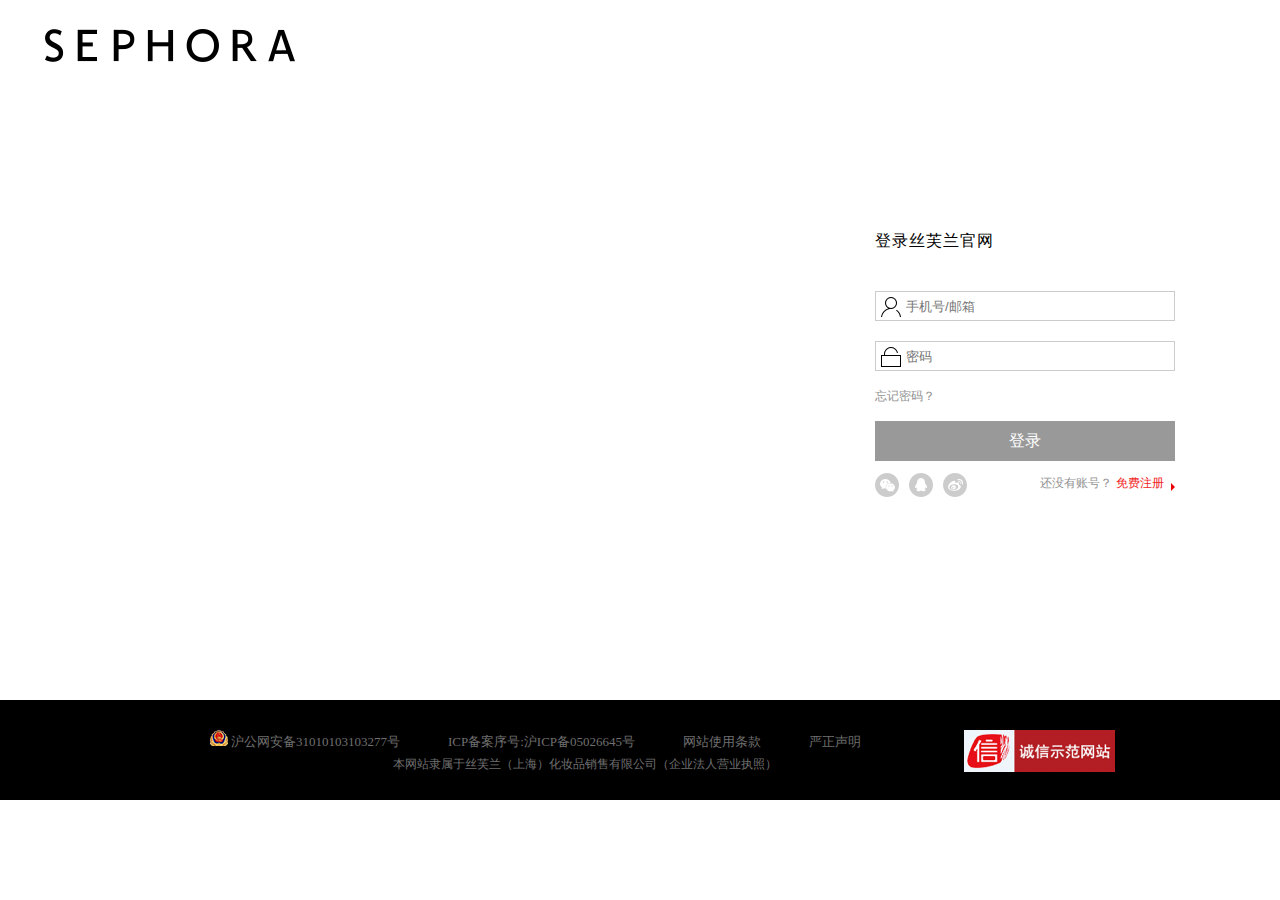
<file: login.html>
<!DOCTYPE html>
<html lang="en">
<head>
    <meta charset="UTF-8">
    <meta name="viewport" content="width=device-width, initial-scale=1.0">
    <meta http-equiv="X-UA-Compatible" content="ie=edge">
    <link href="css/login.css" rel="stylesheet"/>
    <script src="script/jquery.js"></script>
    <script src="script/jquery.cookie.js"></script>
    <title>Document</title>
</head>
<body>
    <!-- logo -->
    <div class="logo">
        <div class="innerlogo">
            <img src="images/login1.png"/>
        </div>
    </div>
    <!-- banner -->
    <div class="banner">
        <div class="innerbanner">
            <div class="login">
                <div class="head">
                    <h2>登录丝芙兰官网</h2>
                </div>
                <div class="pass" id="pass1">
                    <img src="images/register5.png" alt="">
                    <span>请填写邮箱或手机</span>
                </div>
                <div class="pass" id="pass2">
                    <img src="images/register5.png" alt="">
                    <span>密码格式不正确</span>
                </div>
                <div class="user" id="name">
                    <img src="images/login2.png" alt="">
                    <input id="mbp" type="text" placeholder="手机号/邮箱">
                    <img class="spot" src="images/register3.png" alt="">
                    <img class="spot2" src="images/register4.png" alt="">
                </div>
                <div class="user" id="secret">
                    <img src="images/login3.png" alt="">
                    <input id="psw" type="text" placeholder="密码">
                    <img class="spot" src="images/register3.png" alt="">
                    <img class="spot2" src="images/register4.png" alt="">
                </div>
                <div class="forget">
                    <a href="#">忘记密码？</a>
                </div>
                <div class="btn">登录</div>
                <div class="btn" id="btn1">登录</div>
                <div class="bottom">
                    <div class="leftbottom">
                        <p class="p1">
                            <img class="img1" src="images/login5.png" alt="">
                            <img class="img2" src="images/login5-1.png" alt="">
                        </p>
                        <p class="p1">
                            <img class="img1" src="images/login6.png" alt="">
                            <img class="img2" src="images/login6-1.png" alt="">
                        </p>
                        <p class="p1">
                            <img class="img1" src="images/login7.png" alt="">
                            <img class="img2" src="images/login7-1.png" alt="">
                        </p>
                    </div>
                    <div class="rightbottom">
                        <span>还没有账号？</span>
                        <a href="#">免费注册</a>
                        <img src="images/login8.png"/>
                    </div>
                </div>
            </div>            
        </div>
    </div>
    <!-- footer -->
    <div class="footer">
        <div class="innerfooter">
            <div class="centerfooter">
                <p>
                    <img src="images/footer7.png"/>
                    <a href="#">沪公网安备31010103103277号</a>
                    <a href="#">ICP备案序号:沪ICP备05026645号</a>
                    <a href="#">网站使用条款</a>
                    <a href="#">严正声明</a>
                </p>
                <span>本网站隶属于丝芙兰（上海）化妆品销售有限公司（企业法人营业执照）</span>
            </div>
            <p class="bottom">
                <img src="images/footer8.png"/>
            </p>
        </div>                
    </div>
</body>
<script src="script/login.js"></script>
</html>
</file>
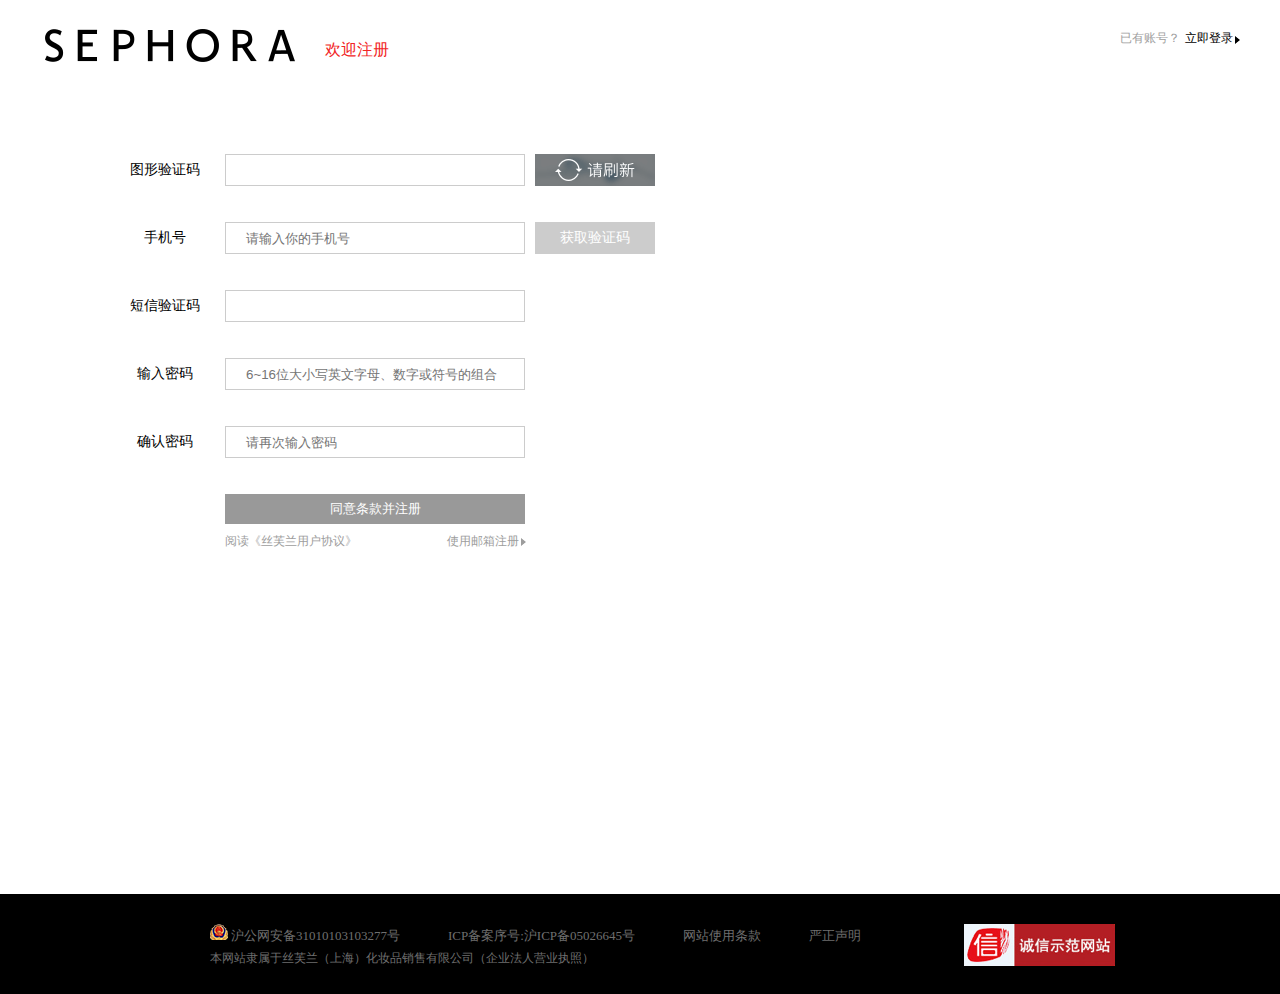
<file: register.html>
<!DOCTYPE html>
<html lang="en">
<head>
    <meta charset="UTF-8">
    <meta name="viewport" content="width=device-width, initial-scale=1.0">
    <meta http-equiv="X-UA-Compatible" content="ie=edge">
    <link href="css/register.css" rel="stylesheet"/>
    <script src="script/jquery.js"></script>
    <script src="script/jquery.cookie.js"></script>
    <title>Document</title>
</head>
<body>
    <!-- header -->
    <div class="header">
        <div class="innerheader">
            <div class="leftheader">
                <img src="images/login1.png" alt="">
                <span>欢迎注册</span>
            </div>
            <div class="rightheader">
                <span>已有账号？</span>
                <a href="#">
                    立即登录
                    <img src="images/register1.png" alt="">
                    <img src="images/register1-1.png" alt="">
                </a>
            </div>
        </div>       
    </div>
    <!-- banner -->
    <div class="banner">
        <div class="innerbanner">
            <div class="box">
                <!-- 手机注册 -->
                <div class="topbox1">
                    <div id="box1" class="innerbox">
                        <p>图形验证码</p>
                        <input id="pic" type="text">
                        <img class="spot" src="images/register3.png" alt="">
                        <img class="spot2" src="images/register4.png" alt="">
                        <img class="spot3" src="images/register6.png" alt="">
                        <img src="images/reload.png" alt="">
                    </div>
                    <div id="box2" class="innerbox">
                        <p>手机号</p>
                        <input id="num" type="text" placeholder="请输入你的手机号">
                        <img class="spot" src="images/register3.png" alt="">
                        <img class="spot2" src="images/register4.png" alt="">
                        <img class="spot3" src="images/register6.png" alt="">
                        <button id="get1">获取验证码</button>
                        <button id="get1-1">获取验证码</button>
                    </div>
                    <div id="box3" class="innerbox">
                        <p>短信验证码</p>
                        <input id="code" type="text">
                        <img class="spot" src="images/register3.png" alt="">
                        <img class="spot2" src="images/register4.png" alt="">
                        <img class="spot3" src="images/register6.png" alt="">
                    </div>
                    <div id="box4" class="innerbox">
                        <p>输入密码</p>
                        <input id="pwd" type="text" placeholder="6~16位大小写英文字母、数字或符号的组合">
                        <img class="spot" src="images/register3.png" alt="">
                        <img class="spot2" src="images/register4.png" alt="">
                        <img class="spot3" src="images/register6.png" alt="">
                    </div>
                    <div id="box5" class="innerbox">
                        <p>确认密码</p>
                        <input id="pwd2" type="text" placeholder="请再次输入密码">
                        <img class="spot" src="images/register3.png" alt="">
                        <img class="spot2" src="images/register4.png" alt="">
                        <img class="spot3" src="images/register6.png" alt="">
                    </div>
                    <div id="box6" class="innerbox">
                        <button>同意条款并注册</button>
                        <button id="ok">同意条款并注册</button>
                    </div>
                    <div id="box7" class="innerbox">
                        <a href="#">阅读《丝芙兰用户协议》</a>
                        <a id="jump" href="#">
                            使用邮箱注册
                            <img src="images/register2.png" alt="">
                            <img src="images/register1-1.png" alt="">   
                        </a>
                    </div>
                    <div class="first" id="first1">
                        <img src="images/register5.png" alt="">
                        <span>图形验证码错误请重新输入</span>
                    </div>
                    <div class="first" id="first2">
                        <img src="images/register5.png" alt="">
                        <span>请填写手机号</span>
                    </div>
                    <div class="first" id="first3">
                        <img src="images/register5.png" alt="">
                        <span>短信验证码不正确</span>
                    </div>
                    <div class="first" id="first4">
                        <img src="images/register5.png" alt="">
                        <span>密码格式不正确</span>
                    </div>
                    <div class="first" id="first5">
                        <img src="images/register5.png" alt="">
                        <span>两次密码输入不一致</span>
                    </div>
                </div>
                <!-- 邮箱注册 -->
                <div class="topbox2">
                    <div id="box1-1" class="innerbox">
                        <p>邮箱</p>
                        <input id="eml" type="text" placeholder="请输入你的邮箱">
                        <img class="spot" src="images/register3.png" alt="">
                        <img class="spot2" src="images/register4.png" alt="">
                        <img class="spot3" src="images/register6.png" alt="">
                    </div>
                    <div id="box2-1" class="innerbox">
                        <p>验证码</p>
                        <input id="pic2" type="text">
                        <img class="spot" src="images/register3.png" alt="">
                        <img class="spot2" src="images/register4.png" alt="">
                        <img class="spot3" src="images/register6.png" alt="">
                        <img src="images/reload.png" alt="">
                    </div>
                    <div id="box4-1" class="innerbox">
                        <p>输入密码</p>
                        <input id="pwd-1" type="text" placeholder="6~16位大小写英文字母、数字或符号的组合">
                        <img class="spot" src="images/register3.png" alt="">
                        <img class="spot2" src="images/register4.png" alt="">
                        <img class="spot3" src="images/register6.png" alt="">
                    </div>
                    <div id="box5-1" class="innerbox">
                        <p>确认密码</p>
                        <input id="pwd2-1" type="text" placeholder="请再次输入密码">
                        <img class="spot" src="images/register3.png" alt="">
                        <img class="spot2" src="images/register4.png" alt="">
                        <img class="spot3" src="images/register6.png" alt="">
                    </div>
                    <div id="box6-1" class="innerbox">
                        <button>同意条款并注册</button>
                        <button id="ok1">同意条款并注册</button>
                    </div>
                    <div id="box7-1" class="innerbox">
                        <a href="#">阅读《丝芙兰用户协议》</a>
                        <a id="jump-1" href="#">
                            使用手机注册
                            <img src="images/register2.png" alt="">
                            <img src="images/register1-1.png" alt="">   
                        </a>
                    </div>
                    <div class="first" id="first1-1">
                        <img src="images/register5.png" alt="">
                        <span>请填写邮箱</span>
                    </div>
                    <div class="first" id="first2-1">
                        <img src="images/register5.png" alt="">
                        <span>验证码错误请重新输入</span>
                    </div>
                    <div class="first" id="first3-1">
                        <img src="images/register5.png" alt="">
                        <span>密码格式不正确</span>
                    </div>
                    <div class="first" id="first4-1">
                        <img src="images/register5.png" alt="">
                        <span>两次密码输入不一致</span>
                    </div>
                </div>
            </div>
        </div> 
    </div>                   
    <!-- footer -->
    <div class="footer">
        <div class="innerfooter">
            <div class="centerfooter">
                <p>
                    <img src="images/footer7.png"/>
                    <a href="#">沪公网安备31010103103277号</a>
                    <a href="#">ICP备案序号:沪ICP备05026645号</a>
                    <a href="#">网站使用条款</a>
                    <a href="#">严正声明</a>
                </p>
                <span>本网站隶属于丝芙兰（上海）化妆品销售有限公司（企业法人营业执照）</span>
            </div>
            <p class="bottom">
                <img src="images/footer8.png"/>
            </p>
        </div>                
    </div>
</body>
<script src="script/register.js"></script>
</html>
</file>
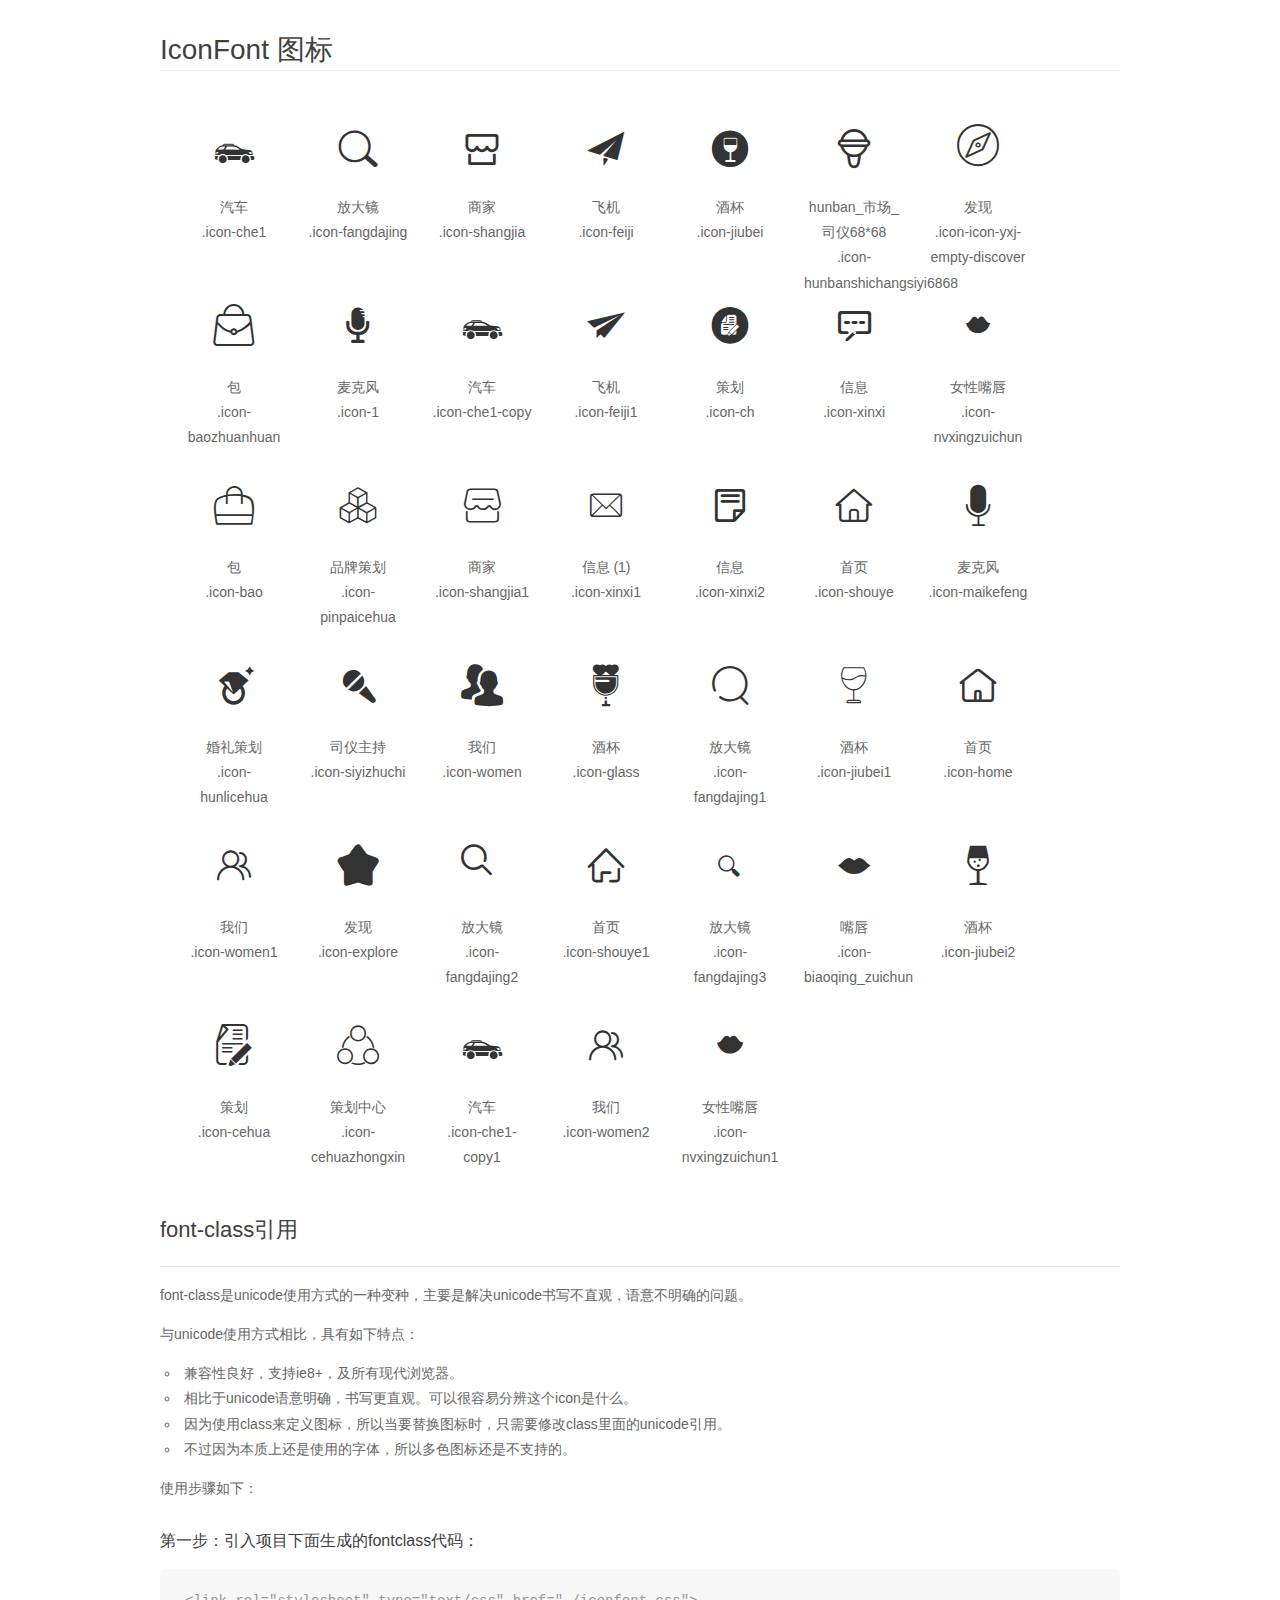
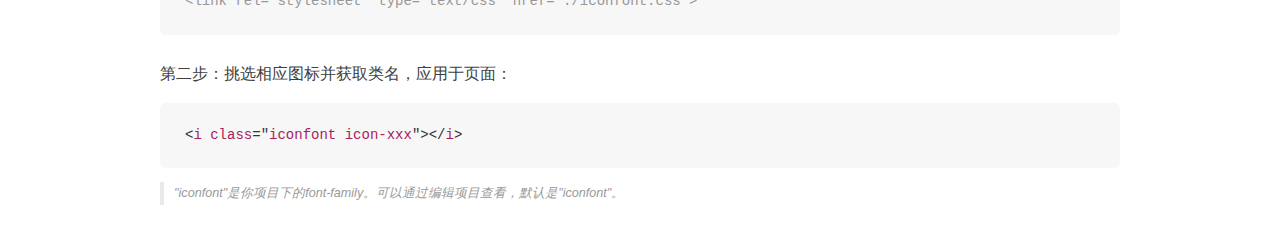
<file: iconfont/demo_fontclass.html>
<!DOCTYPE html>
<html>
<head>
    <meta charset="utf-8"/>
    <title>IconFont</title>
    <link rel="stylesheet" href="demo.css">
    <link rel="stylesheet" href="iconfont.css">
</head>
<body>
    <div class="main markdown">
        <h1>IconFont 图标</h1>
        <ul class="icon_lists clear">
            
                <li>
                <i class="icon iconfont icon-che1"></i>
                    <div class="name">汽车</div>
                    <div class="fontclass">.icon-che1</div>
                </li>
            
                <li>
                <i class="icon iconfont icon-fangdajing"></i>
                    <div class="name">放大镜</div>
                    <div class="fontclass">.icon-fangdajing</div>
                </li>
            
                <li>
                <i class="icon iconfont icon-shangjia"></i>
                    <div class="name">商家</div>
                    <div class="fontclass">.icon-shangjia</div>
                </li>
            
                <li>
                <i class="icon iconfont icon-feiji"></i>
                    <div class="name">飞机</div>
                    <div class="fontclass">.icon-feiji</div>
                </li>
            
                <li>
                <i class="icon iconfont icon-jiubei"></i>
                    <div class="name">酒杯</div>
                    <div class="fontclass">.icon-jiubei</div>
                </li>
            
                <li>
                <i class="icon iconfont icon-hunbanshichangsiyi6868"></i>
                    <div class="name">hunban_市场_司仪68*68</div>
                    <div class="fontclass">.icon-hunbanshichangsiyi6868</div>
                </li>
            
                <li>
                <i class="icon iconfont icon-icon-yxj-empty-discover"></i>
                    <div class="name">发现</div>
                    <div class="fontclass">.icon-icon-yxj-empty-discover</div>
                </li>
            
                <li>
                <i class="icon iconfont icon-baozhuanhuan"></i>
                    <div class="name">包</div>
                    <div class="fontclass">.icon-baozhuanhuan</div>
                </li>
            
                <li>
                <i class="icon iconfont icon-1"></i>
                    <div class="name">麦克风</div>
                    <div class="fontclass">.icon-1</div>
                </li>
            
                <li>
                <i class="icon iconfont icon-che1-copy"></i>
                    <div class="name">汽车</div>
                    <div class="fontclass">.icon-che1-copy</div>
                </li>
            
                <li>
                <i class="icon iconfont icon-feiji1"></i>
                    <div class="name">飞机</div>
                    <div class="fontclass">.icon-feiji1</div>
                </li>
            
                <li>
                <i class="icon iconfont icon-ch"></i>
                    <div class="name">策划</div>
                    <div class="fontclass">.icon-ch</div>
                </li>
            
                <li>
                <i class="icon iconfont icon-xinxi"></i>
                    <div class="name">信息</div>
                    <div class="fontclass">.icon-xinxi</div>
                </li>
            
                <li>
                <i class="icon iconfont icon-nvxingzuichun"></i>
                    <div class="name">女性嘴唇</div>
                    <div class="fontclass">.icon-nvxingzuichun</div>
                </li>
            
                <li>
                <i class="icon iconfont icon-bao"></i>
                    <div class="name">包</div>
                    <div class="fontclass">.icon-bao</div>
                </li>
            
                <li>
                <i class="icon iconfont icon-pinpaicehua"></i>
                    <div class="name">品牌策划</div>
                    <div class="fontclass">.icon-pinpaicehua</div>
                </li>
            
                <li>
                <i class="icon iconfont icon-shangjia1"></i>
                    <div class="name">商家</div>
                    <div class="fontclass">.icon-shangjia1</div>
                </li>
            
                <li>
                <i class="icon iconfont icon-xinxi1"></i>
                    <div class="name">信息 (1)</div>
                    <div class="fontclass">.icon-xinxi1</div>
                </li>
            
                <li>
                <i class="icon iconfont icon-xinxi2"></i>
                    <div class="name">信息</div>
                    <div class="fontclass">.icon-xinxi2</div>
                </li>
            
                <li>
                <i class="icon iconfont icon-shouye"></i>
                    <div class="name">首页</div>
                    <div class="fontclass">.icon-shouye</div>
                </li>
            
                <li>
                <i class="icon iconfont icon-maikefeng"></i>
                    <div class="name">麦克风</div>
                    <div class="fontclass">.icon-maikefeng</div>
                </li>
            
                <li>
                <i class="icon iconfont icon-hunlicehua"></i>
                    <div class="name">婚礼策划</div>
                    <div class="fontclass">.icon-hunlicehua</div>
                </li>
            
                <li>
                <i class="icon iconfont icon-siyizhuchi"></i>
                    <div class="name">司仪主持</div>
                    <div class="fontclass">.icon-siyizhuchi</div>
                </li>
            
                <li>
                <i class="icon iconfont icon-women"></i>
                    <div class="name">我们</div>
                    <div class="fontclass">.icon-women</div>
                </li>
            
                <li>
                <i class="icon iconfont icon-glass"></i>
                    <div class="name">酒杯</div>
                    <div class="fontclass">.icon-glass</div>
                </li>
            
                <li>
                <i class="icon iconfont icon-fangdajing1"></i>
                    <div class="name">放大镜</div>
                    <div class="fontclass">.icon-fangdajing1</div>
                </li>
            
                <li>
                <i class="icon iconfont icon-jiubei1"></i>
                    <div class="name">酒杯</div>
                    <div class="fontclass">.icon-jiubei1</div>
                </li>
            
                <li>
                <i class="icon iconfont icon-home"></i>
                    <div class="name">首页</div>
                    <div class="fontclass">.icon-home</div>
                </li>
            
                <li>
                <i class="icon iconfont icon-women1"></i>
                    <div class="name">我们</div>
                    <div class="fontclass">.icon-women1</div>
                </li>
            
                <li>
                <i class="icon iconfont icon-explore"></i>
                    <div class="name">发现</div>
                    <div class="fontclass">.icon-explore</div>
                </li>
            
                <li>
                <i class="icon iconfont icon-fangdajing2"></i>
                    <div class="name">放大镜</div>
                    <div class="fontclass">.icon-fangdajing2</div>
                </li>
            
                <li>
                <i class="icon iconfont icon-shouye1"></i>
                    <div class="name">首页</div>
                    <div class="fontclass">.icon-shouye1</div>
                </li>
            
                <li>
                <i class="icon iconfont icon-fangdajing3"></i>
                    <div class="name">放大镜</div>
                    <div class="fontclass">.icon-fangdajing3</div>
                </li>
            
                <li>
                <i class="icon iconfont icon-biaoqing_zuichun"></i>
                    <div class="name">嘴唇</div>
                    <div class="fontclass">.icon-biaoqing_zuichun</div>
                </li>
            
                <li>
                <i class="icon iconfont icon-jiubei2"></i>
                    <div class="name">酒杯</div>
                    <div class="fontclass">.icon-jiubei2</div>
                </li>
            
                <li>
                <i class="icon iconfont icon-cehua"></i>
                    <div class="name">策划</div>
                    <div class="fontclass">.icon-cehua</div>
                </li>
            
                <li>
                <i class="icon iconfont icon-cehuazhongxin"></i>
                    <div class="name">策划中心</div>
                    <div class="fontclass">.icon-cehuazhongxin</div>
                </li>
            
                <li>
                <i class="icon iconfont icon-che1-copy1"></i>
                    <div class="name">汽车</div>
                    <div class="fontclass">.icon-che1-copy1</div>
                </li>
            
                <li>
                <i class="icon iconfont icon-women2"></i>
                    <div class="name">我们</div>
                    <div class="fontclass">.icon-women2</div>
                </li>
            
                <li>
                <i class="icon iconfont icon-nvxingzuichun1"></i>
                    <div class="name">女性嘴唇</div>
                    <div class="fontclass">.icon-nvxingzuichun1</div>
                </li>
            
        </ul>

        <h2 id="font-class-">font-class引用</h2>
        <hr>

        <p>font-class是unicode使用方式的一种变种，主要是解决unicode书写不直观，语意不明确的问题。</p>
        <p>与unicode使用方式相比，具有如下特点：</p>
        <ul>
        <li>兼容性良好，支持ie8+，及所有现代浏览器。</li>
        <li>相比于unicode语意明确，书写更直观。可以很容易分辨这个icon是什么。</li>
        <li>因为使用class来定义图标，所以当要替换图标时，只需要修改class里面的unicode引用。</li>
        <li>不过因为本质上还是使用的字体，所以多色图标还是不支持的。</li>
        </ul>
        <p>使用步骤如下：</p>
        <h3 id="-fontclass-">第一步：引入项目下面生成的fontclass代码：</h3>


        <pre><code class="lang-js hljs javascript"><span class="hljs-comment">&lt;link rel="stylesheet" type="text/css" href="./iconfont.css"&gt;</span></code></pre>
        <h3 id="-">第二步：挑选相应图标并获取类名，应用于页面：</h3>
        <pre><code class="lang-css hljs">&lt;<span class="hljs-selector-tag">i</span> <span class="hljs-selector-tag">class</span>="<span class="hljs-selector-tag">iconfont</span> <span class="hljs-selector-tag">icon-xxx</span>"&gt;&lt;/<span class="hljs-selector-tag">i</span>&gt;</code></pre>
        <blockquote>
        <p>"iconfont"是你项目下的font-family。可以通过编辑项目查看，默认是"iconfont"。</p>
        </blockquote>
    </div>
</body>
</html>
</file>
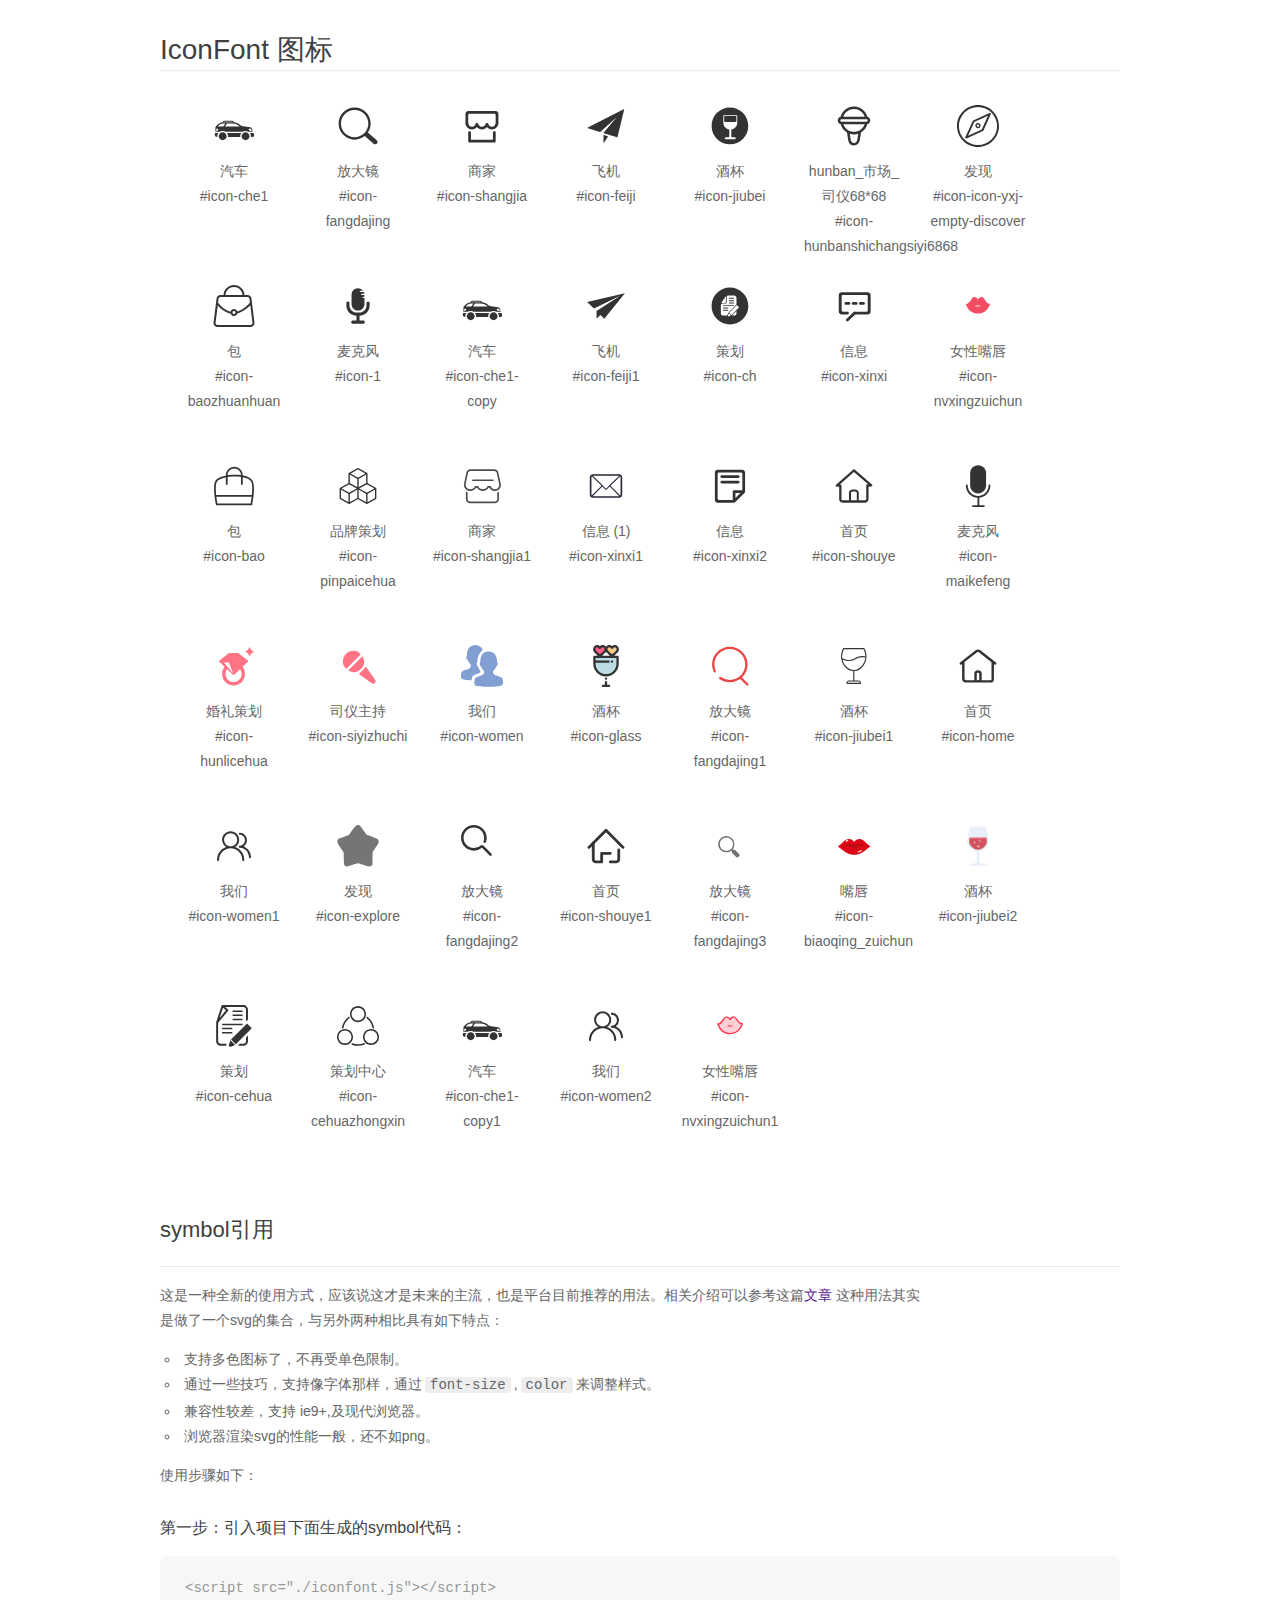
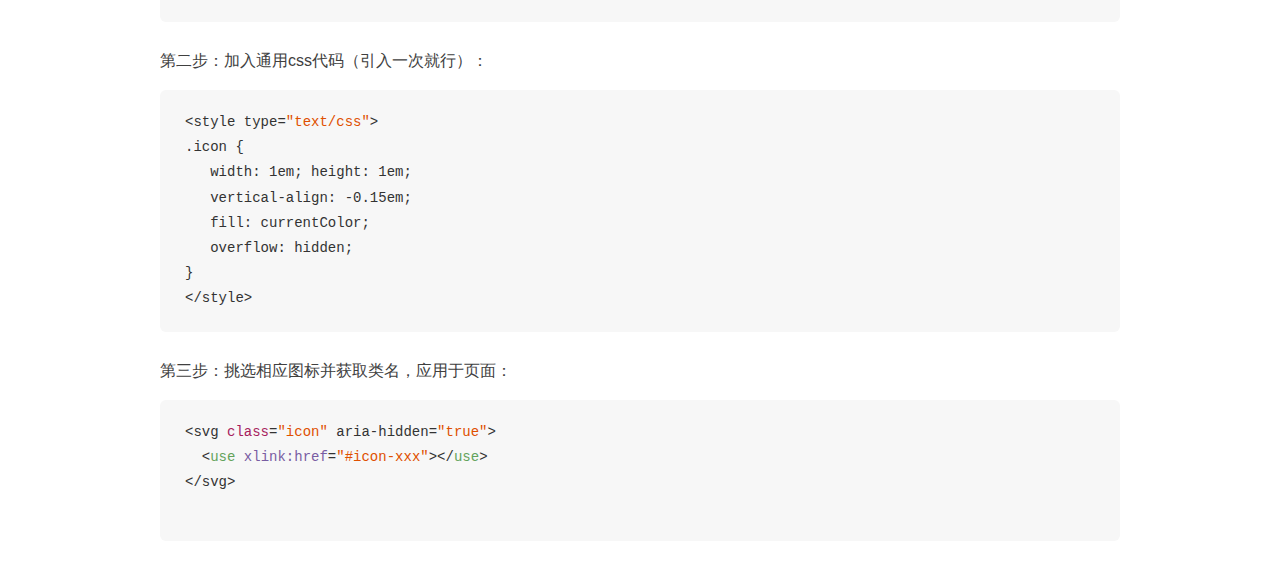
<file: iconfont/demo_symbol.html>
<!DOCTYPE html>
<html>
<head>
    <meta charset="utf-8"/>
    <title>IconFont</title>
    <link rel="stylesheet" href="demo.css">
    <script src="iconfont.js"></script>

    <style type="text/css">
        .icon {
          /* 通过设置 font-size 来改变图标大小 */
          width: 1em; height: 1em;
          /* 图标和文字相邻时，垂直对齐 */
          vertical-align: -0.15em;
          /* 通过设置 color 来改变 SVG 的颜色/fill */
          fill: currentColor;
          /* path 和 stroke 溢出 viewBox 部分在 IE 下会显示
             normalize.css 中也包含这行 */
          overflow: hidden;
        }

    </style>
</head>
<body>
    <div class="main markdown">
        <h1>IconFont 图标</h1>
        <ul class="icon_lists clear">
            
                <li>
                    <svg class="icon" aria-hidden="true">
                        <use xlink:href="#icon-che1"></use>
                    </svg>
                    <div class="name">汽车</div>
                    <div class="fontclass">#icon-che1</div>
                </li>
            
                <li>
                    <svg class="icon" aria-hidden="true">
                        <use xlink:href="#icon-fangdajing"></use>
                    </svg>
                    <div class="name">放大镜</div>
                    <div class="fontclass">#icon-fangdajing</div>
                </li>
            
                <li>
                    <svg class="icon" aria-hidden="true">
                        <use xlink:href="#icon-shangjia"></use>
                    </svg>
                    <div class="name">商家</div>
                    <div class="fontclass">#icon-shangjia</div>
                </li>
            
                <li>
                    <svg class="icon" aria-hidden="true">
                        <use xlink:href="#icon-feiji"></use>
                    </svg>
                    <div class="name">飞机</div>
                    <div class="fontclass">#icon-feiji</div>
                </li>
            
                <li>
                    <svg class="icon" aria-hidden="true">
                        <use xlink:href="#icon-jiubei"></use>
                    </svg>
                    <div class="name">酒杯</div>
                    <div class="fontclass">#icon-jiubei</div>
                </li>
            
                <li>
                    <svg class="icon" aria-hidden="true">
                        <use xlink:href="#icon-hunbanshichangsiyi6868"></use>
                    </svg>
                    <div class="name">hunban_市场_司仪68*68</div>
                    <div class="fontclass">#icon-hunbanshichangsiyi6868</div>
                </li>
            
                <li>
                    <svg class="icon" aria-hidden="true">
                        <use xlink:href="#icon-icon-yxj-empty-discover"></use>
                    </svg>
                    <div class="name">发现</div>
                    <div class="fontclass">#icon-icon-yxj-empty-discover</div>
                </li>
            
                <li>
                    <svg class="icon" aria-hidden="true">
                        <use xlink:href="#icon-baozhuanhuan"></use>
                    </svg>
                    <div class="name">包</div>
                    <div class="fontclass">#icon-baozhuanhuan</div>
                </li>
            
                <li>
                    <svg class="icon" aria-hidden="true">
                        <use xlink:href="#icon-1"></use>
                    </svg>
                    <div class="name">麦克风</div>
                    <div class="fontclass">#icon-1</div>
                </li>
            
                <li>
                    <svg class="icon" aria-hidden="true">
                        <use xlink:href="#icon-che1-copy"></use>
                    </svg>
                    <div class="name">汽车</div>
                    <div class="fontclass">#icon-che1-copy</div>
                </li>
            
                <li>
                    <svg class="icon" aria-hidden="true">
                        <use xlink:href="#icon-feiji1"></use>
                    </svg>
                    <div class="name">飞机</div>
                    <div class="fontclass">#icon-feiji1</div>
                </li>
            
                <li>
                    <svg class="icon" aria-hidden="true">
                        <use xlink:href="#icon-ch"></use>
                    </svg>
                    <div class="name">策划</div>
                    <div class="fontclass">#icon-ch</div>
                </li>
            
                <li>
                    <svg class="icon" aria-hidden="true">
                        <use xlink:href="#icon-xinxi"></use>
                    </svg>
                    <div class="name">信息</div>
                    <div class="fontclass">#icon-xinxi</div>
                </li>
            
                <li>
                    <svg class="icon" aria-hidden="true">
                        <use xlink:href="#icon-nvxingzuichun"></use>
                    </svg>
                    <div class="name">女性嘴唇</div>
                    <div class="fontclass">#icon-nvxingzuichun</div>
                </li>
            
                <li>
                    <svg class="icon" aria-hidden="true">
                        <use xlink:href="#icon-bao"></use>
                    </svg>
                    <div class="name">包</div>
                    <div class="fontclass">#icon-bao</div>
                </li>
            
                <li>
                    <svg class="icon" aria-hidden="true">
                        <use xlink:href="#icon-pinpaicehua"></use>
                    </svg>
                    <div class="name">品牌策划</div>
                    <div class="fontclass">#icon-pinpaicehua</div>
                </li>
            
                <li>
                    <svg class="icon" aria-hidden="true">
                        <use xlink:href="#icon-shangjia1"></use>
                    </svg>
                    <div class="name">商家</div>
                    <div class="fontclass">#icon-shangjia1</div>
                </li>
            
                <li>
                    <svg class="icon" aria-hidden="true">
                        <use xlink:href="#icon-xinxi1"></use>
                    </svg>
                    <div class="name">信息 (1)</div>
                    <div class="fontclass">#icon-xinxi1</div>
                </li>
            
                <li>
                    <svg class="icon" aria-hidden="true">
                        <use xlink:href="#icon-xinxi2"></use>
                    </svg>
                    <div class="name">信息</div>
                    <div class="fontclass">#icon-xinxi2</div>
                </li>
            
                <li>
                    <svg class="icon" aria-hidden="true">
                        <use xlink:href="#icon-shouye"></use>
                    </svg>
                    <div class="name">首页</div>
                    <div class="fontclass">#icon-shouye</div>
                </li>
            
                <li>
                    <svg class="icon" aria-hidden="true">
                        <use xlink:href="#icon-maikefeng"></use>
                    </svg>
                    <div class="name">麦克风</div>
                    <div class="fontclass">#icon-maikefeng</div>
                </li>
            
                <li>
                    <svg class="icon" aria-hidden="true">
                        <use xlink:href="#icon-hunlicehua"></use>
                    </svg>
                    <div class="name">婚礼策划</div>
                    <div class="fontclass">#icon-hunlicehua</div>
                </li>
            
                <li>
                    <svg class="icon" aria-hidden="true">
                        <use xlink:href="#icon-siyizhuchi"></use>
                    </svg>
                    <div class="name">司仪主持</div>
                    <div class="fontclass">#icon-siyizhuchi</div>
                </li>
            
                <li>
                    <svg class="icon" aria-hidden="true">
                        <use xlink:href="#icon-women"></use>
                    </svg>
                    <div class="name">我们</div>
                    <div class="fontclass">#icon-women</div>
                </li>
            
                <li>
                    <svg class="icon" aria-hidden="true">
                        <use xlink:href="#icon-glass"></use>
                    </svg>
                    <div class="name">酒杯</div>
                    <div class="fontclass">#icon-glass</div>
                </li>
            
                <li>
                    <svg class="icon" aria-hidden="true">
                        <use xlink:href="#icon-fangdajing1"></use>
                    </svg>
                    <div class="name">放大镜</div>
                    <div class="fontclass">#icon-fangdajing1</div>
                </li>
            
                <li>
                    <svg class="icon" aria-hidden="true">
                        <use xlink:href="#icon-jiubei1"></use>
                    </svg>
                    <div class="name">酒杯</div>
                    <div class="fontclass">#icon-jiubei1</div>
                </li>
            
                <li>
                    <svg class="icon" aria-hidden="true">
                        <use xlink:href="#icon-home"></use>
                    </svg>
                    <div class="name">首页</div>
                    <div class="fontclass">#icon-home</div>
                </li>
            
                <li>
                    <svg class="icon" aria-hidden="true">
                        <use xlink:href="#icon-women1"></use>
                    </svg>
                    <div class="name">我们</div>
                    <div class="fontclass">#icon-women1</div>
                </li>
            
                <li>
                    <svg class="icon" aria-hidden="true">
                        <use xlink:href="#icon-explore"></use>
                    </svg>
                    <div class="name">发现</div>
                    <div class="fontclass">#icon-explore</div>
                </li>
            
                <li>
                    <svg class="icon" aria-hidden="true">
                        <use xlink:href="#icon-fangdajing2"></use>
                    </svg>
                    <div class="name">放大镜</div>
                    <div class="fontclass">#icon-fangdajing2</div>
                </li>
            
                <li>
                    <svg class="icon" aria-hidden="true">
                        <use xlink:href="#icon-shouye1"></use>
                    </svg>
                    <div class="name">首页</div>
                    <div class="fontclass">#icon-shouye1</div>
                </li>
            
                <li>
                    <svg class="icon" aria-hidden="true">
                        <use xlink:href="#icon-fangdajing3"></use>
                    </svg>
                    <div class="name">放大镜</div>
                    <div class="fontclass">#icon-fangdajing3</div>
                </li>
            
                <li>
                    <svg class="icon" aria-hidden="true">
                        <use xlink:href="#icon-biaoqing_zuichun"></use>
                    </svg>
                    <div class="name">嘴唇</div>
                    <div class="fontclass">#icon-biaoqing_zuichun</div>
                </li>
            
                <li>
                    <svg class="icon" aria-hidden="true">
                        <use xlink:href="#icon-jiubei2"></use>
                    </svg>
                    <div class="name">酒杯</div>
                    <div class="fontclass">#icon-jiubei2</div>
                </li>
            
                <li>
                    <svg class="icon" aria-hidden="true">
                        <use xlink:href="#icon-cehua"></use>
                    </svg>
                    <div class="name">策划</div>
                    <div class="fontclass">#icon-cehua</div>
                </li>
            
                <li>
                    <svg class="icon" aria-hidden="true">
                        <use xlink:href="#icon-cehuazhongxin"></use>
                    </svg>
                    <div class="name">策划中心</div>
                    <div class="fontclass">#icon-cehuazhongxin</div>
                </li>
            
                <li>
                    <svg class="icon" aria-hidden="true">
                        <use xlink:href="#icon-che1-copy1"></use>
                    </svg>
                    <div class="name">汽车</div>
                    <div class="fontclass">#icon-che1-copy1</div>
                </li>
            
                <li>
                    <svg class="icon" aria-hidden="true">
                        <use xlink:href="#icon-women2"></use>
                    </svg>
                    <div class="name">我们</div>
                    <div class="fontclass">#icon-women2</div>
                </li>
            
                <li>
                    <svg class="icon" aria-hidden="true">
                        <use xlink:href="#icon-nvxingzuichun1"></use>
                    </svg>
                    <div class="name">女性嘴唇</div>
                    <div class="fontclass">#icon-nvxingzuichun1</div>
                </li>
            
        </ul>


        <h2 id="symbol-">symbol引用</h2>
        <hr>

        <p>这是一种全新的使用方式，应该说这才是未来的主流，也是平台目前推荐的用法。相关介绍可以参考这篇<a href="">文章</a>
        这种用法其实是做了一个svg的集合，与另外两种相比具有如下特点：</p>
        <ul>
          <li>支持多色图标了，不再受单色限制。</li>
          <li>通过一些技巧，支持像字体那样，通过<code>font-size</code>,<code>color</code>来调整样式。</li>
          <li>兼容性较差，支持 ie9+,及现代浏览器。</li>
          <li>浏览器渲染svg的性能一般，还不如png。</li>
        </ul>
        <p>使用步骤如下：</p>
        <h3 id="-symbol-">第一步：引入项目下面生成的symbol代码：</h3>
        <pre><code class="lang-js hljs javascript"><span class="hljs-comment">&lt;script src="./iconfont.js"&gt;&lt;/script&gt;</span></code></pre>
        <h3 id="-css-">第二步：加入通用css代码（引入一次就行）：</h3>
        <pre><code class="lang-js hljs javascript">&lt;style type=<span class="hljs-string">"text/css"</span>&gt;
.icon {
   width: <span class="hljs-number">1</span>em; height: <span class="hljs-number">1</span>em;
   vertical-align: <span class="hljs-number">-0.15</span>em;
   fill: currentColor;
   overflow: hidden;
}
&lt;<span class="hljs-regexp">/style&gt;</span></code></pre>
        <h3 id="-">第三步：挑选相应图标并获取类名，应用于页面：</h3>
        <pre><code class="lang-js hljs javascript">&lt;svg <span class="hljs-class"><span class="hljs-keyword">class</span></span>=<span class="hljs-string">"icon"</span> aria-hidden=<span class="hljs-string">"true"</span>&gt;<span class="xml"><span class="hljs-tag">
  &lt;<span class="hljs-name">use</span> <span class="hljs-attr">xlink:href</span>=<span class="hljs-string">"#icon-xxx"</span>&gt;</span><span class="hljs-tag">&lt;/<span class="hljs-name">use</span>&gt;</span>
</span>&lt;<span class="hljs-regexp">/svg&gt;
        </span></code></pre>
    </div>
</body>
</html>
</file>
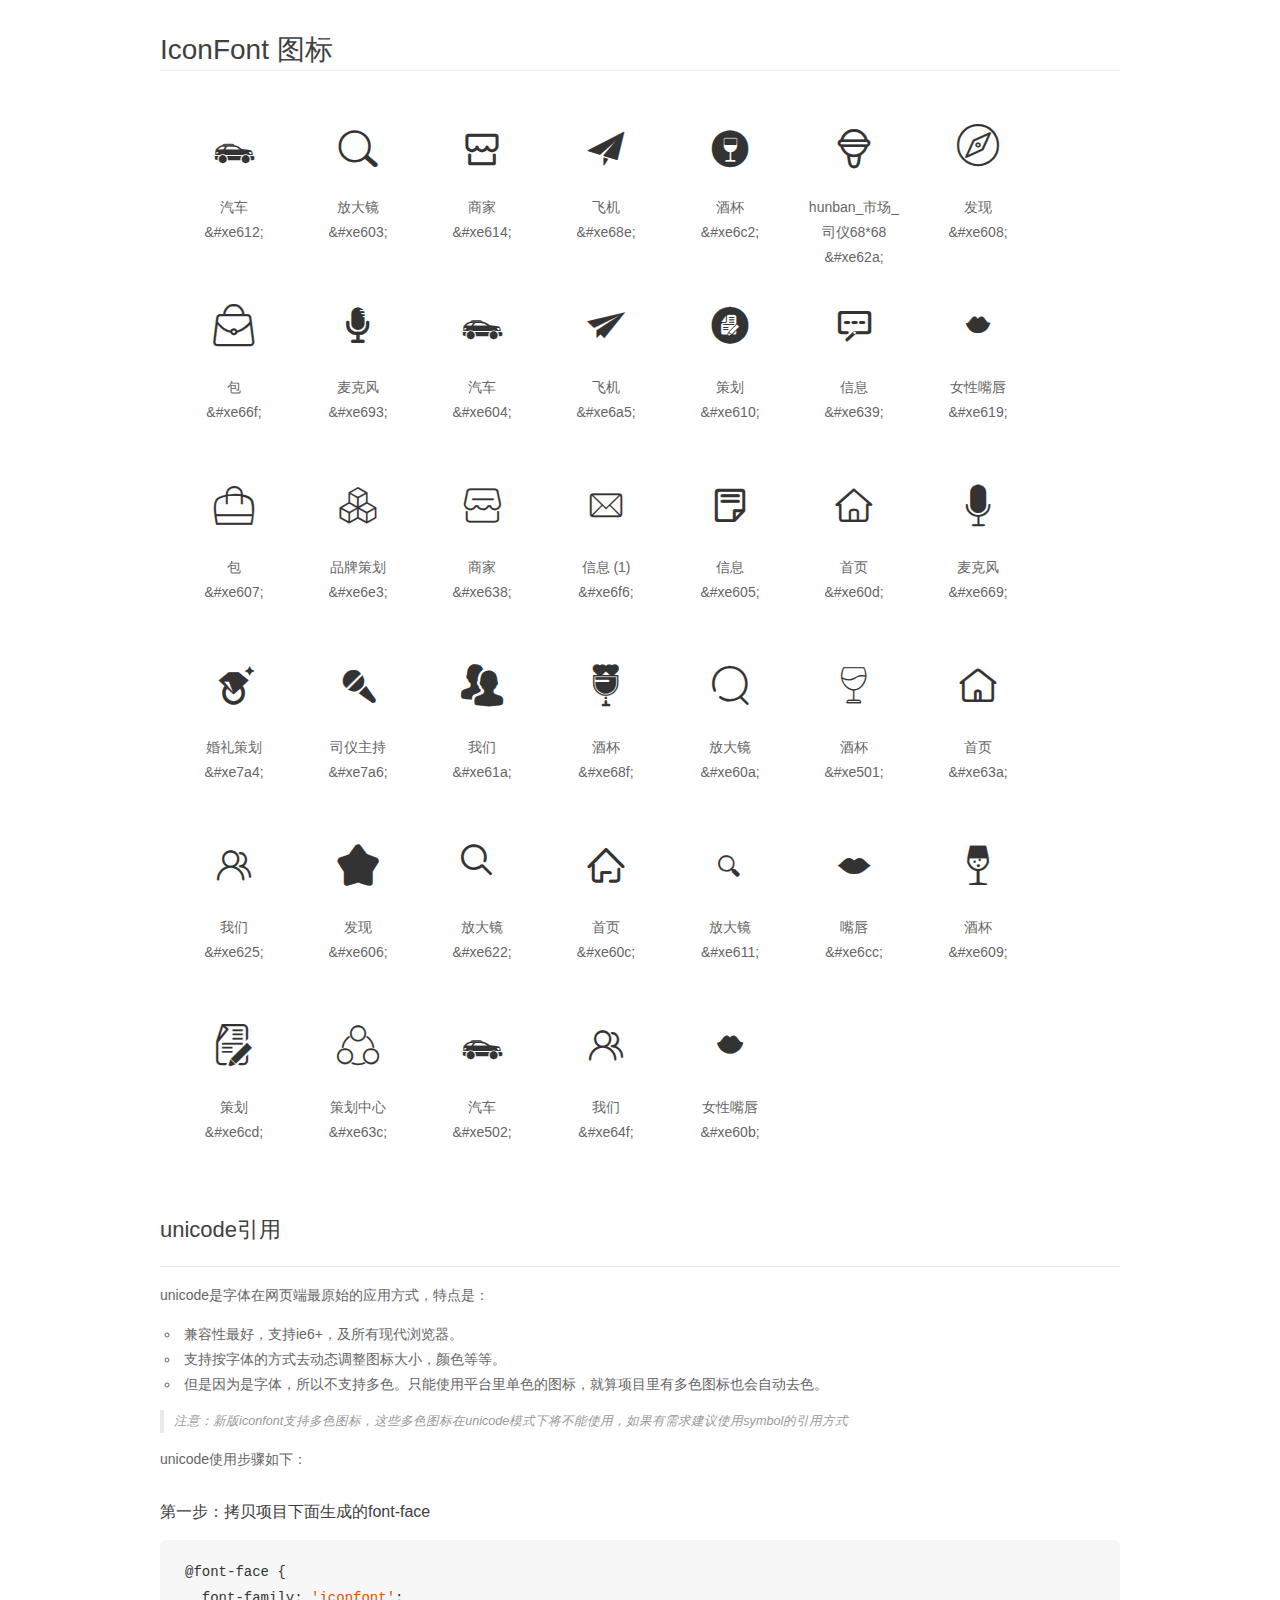
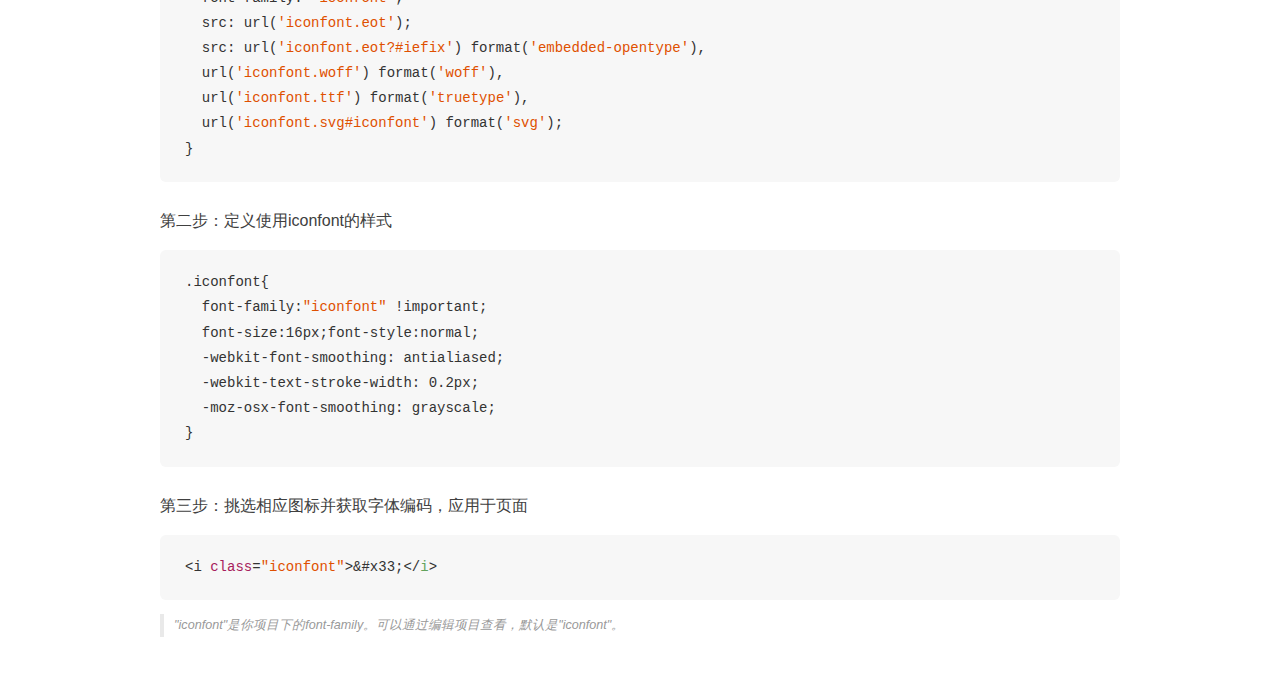
<file: iconfont/demo_unicode.html>
<!DOCTYPE html>
<html>
<head>
    <meta charset="utf-8"/>
    <title>IconFont</title>
    <link rel="stylesheet" href="demo.css">

    <style type="text/css">

        @font-face {font-family: "iconfont";
          src: url('iconfont.eot'); /* IE9*/
          src: url('iconfont.eot#iefix') format('embedded-opentype'), /* IE6-IE8 */
          url('iconfont.woff') format('woff'), /* chrome, firefox */
          url('iconfont.ttf') format('truetype'), /* chrome, firefox, opera, Safari, Android, iOS 4.2+*/
          url('iconfont.svg#iconfont') format('svg'); /* iOS 4.1- */
        }

        .iconfont {
          font-family:"iconfont" !important;
          font-size:16px;
          font-style:normal;
          -webkit-font-smoothing: antialiased;
          -webkit-text-stroke-width: 0.2px;
          -moz-osx-font-smoothing: grayscale;
        }

    </style>
</head>
<body>
    <div class="main markdown">
        <h1>IconFont 图标</h1>
        <ul class="icon_lists clear">
            
                <li>
                <i class="icon iconfont">&#xe612;</i>
                    <div class="name">汽车</div>
                    <div class="code">&amp;#xe612;</div>
                </li>
            
                <li>
                <i class="icon iconfont">&#xe603;</i>
                    <div class="name">放大镜</div>
                    <div class="code">&amp;#xe603;</div>
                </li>
            
                <li>
                <i class="icon iconfont">&#xe614;</i>
                    <div class="name">商家</div>
                    <div class="code">&amp;#xe614;</div>
                </li>
            
                <li>
                <i class="icon iconfont">&#xe68e;</i>
                    <div class="name">飞机</div>
                    <div class="code">&amp;#xe68e;</div>
                </li>
            
                <li>
                <i class="icon iconfont">&#xe6c2;</i>
                    <div class="name">酒杯</div>
                    <div class="code">&amp;#xe6c2;</div>
                </li>
            
                <li>
                <i class="icon iconfont">&#xe62a;</i>
                    <div class="name">hunban_市场_司仪68*68</div>
                    <div class="code">&amp;#xe62a;</div>
                </li>
            
                <li>
                <i class="icon iconfont">&#xe608;</i>
                    <div class="name">发现</div>
                    <div class="code">&amp;#xe608;</div>
                </li>
            
                <li>
                <i class="icon iconfont">&#xe66f;</i>
                    <div class="name">包</div>
                    <div class="code">&amp;#xe66f;</div>
                </li>
            
                <li>
                <i class="icon iconfont">&#xe693;</i>
                    <div class="name">麦克风</div>
                    <div class="code">&amp;#xe693;</div>
                </li>
            
                <li>
                <i class="icon iconfont">&#xe604;</i>
                    <div class="name">汽车</div>
                    <div class="code">&amp;#xe604;</div>
                </li>
            
                <li>
                <i class="icon iconfont">&#xe6a5;</i>
                    <div class="name">飞机</div>
                    <div class="code">&amp;#xe6a5;</div>
                </li>
            
                <li>
                <i class="icon iconfont">&#xe610;</i>
                    <div class="name">策划</div>
                    <div class="code">&amp;#xe610;</div>
                </li>
            
                <li>
                <i class="icon iconfont">&#xe639;</i>
                    <div class="name">信息</div>
                    <div class="code">&amp;#xe639;</div>
                </li>
            
                <li>
                <i class="icon iconfont">&#xe619;</i>
                    <div class="name">女性嘴唇</div>
                    <div class="code">&amp;#xe619;</div>
                </li>
            
                <li>
                <i class="icon iconfont">&#xe607;</i>
                    <div class="name">包</div>
                    <div class="code">&amp;#xe607;</div>
                </li>
            
                <li>
                <i class="icon iconfont">&#xe6e3;</i>
                    <div class="name">品牌策划</div>
                    <div class="code">&amp;#xe6e3;</div>
                </li>
            
                <li>
                <i class="icon iconfont">&#xe638;</i>
                    <div class="name">商家</div>
                    <div class="code">&amp;#xe638;</div>
                </li>
            
                <li>
                <i class="icon iconfont">&#xe6f6;</i>
                    <div class="name">信息 (1)</div>
                    <div class="code">&amp;#xe6f6;</div>
                </li>
            
                <li>
                <i class="icon iconfont">&#xe605;</i>
                    <div class="name">信息</div>
                    <div class="code">&amp;#xe605;</div>
                </li>
            
                <li>
                <i class="icon iconfont">&#xe60d;</i>
                    <div class="name">首页</div>
                    <div class="code">&amp;#xe60d;</div>
                </li>
            
                <li>
                <i class="icon iconfont">&#xe669;</i>
                    <div class="name">麦克风</div>
                    <div class="code">&amp;#xe669;</div>
                </li>
            
                <li>
                <i class="icon iconfont">&#xe7a4;</i>
                    <div class="name">婚礼策划</div>
                    <div class="code">&amp;#xe7a4;</div>
                </li>
            
                <li>
                <i class="icon iconfont">&#xe7a6;</i>
                    <div class="name">司仪主持</div>
                    <div class="code">&amp;#xe7a6;</div>
                </li>
            
                <li>
                <i class="icon iconfont">&#xe61a;</i>
                    <div class="name">我们</div>
                    <div class="code">&amp;#xe61a;</div>
                </li>
            
                <li>
                <i class="icon iconfont">&#xe68f;</i>
                    <div class="name">酒杯</div>
                    <div class="code">&amp;#xe68f;</div>
                </li>
            
                <li>
                <i class="icon iconfont">&#xe60a;</i>
                    <div class="name">放大镜</div>
                    <div class="code">&amp;#xe60a;</div>
                </li>
            
                <li>
                <i class="icon iconfont">&#xe501;</i>
                    <div class="name">酒杯</div>
                    <div class="code">&amp;#xe501;</div>
                </li>
            
                <li>
                <i class="icon iconfont">&#xe63a;</i>
                    <div class="name">首页</div>
                    <div class="code">&amp;#xe63a;</div>
                </li>
            
                <li>
                <i class="icon iconfont">&#xe625;</i>
                    <div class="name">我们</div>
                    <div class="code">&amp;#xe625;</div>
                </li>
            
                <li>
                <i class="icon iconfont">&#xe606;</i>
                    <div class="name">发现</div>
                    <div class="code">&amp;#xe606;</div>
                </li>
            
                <li>
                <i class="icon iconfont">&#xe622;</i>
                    <div class="name">放大镜</div>
                    <div class="code">&amp;#xe622;</div>
                </li>
            
                <li>
                <i class="icon iconfont">&#xe60c;</i>
                    <div class="name">首页</div>
                    <div class="code">&amp;#xe60c;</div>
                </li>
            
                <li>
                <i class="icon iconfont">&#xe611;</i>
                    <div class="name">放大镜</div>
                    <div class="code">&amp;#xe611;</div>
                </li>
            
                <li>
                <i class="icon iconfont">&#xe6cc;</i>
                    <div class="name">嘴唇</div>
                    <div class="code">&amp;#xe6cc;</div>
                </li>
            
                <li>
                <i class="icon iconfont">&#xe609;</i>
                    <div class="name">酒杯</div>
                    <div class="code">&amp;#xe609;</div>
                </li>
            
                <li>
                <i class="icon iconfont">&#xe6cd;</i>
                    <div class="name">策划</div>
                    <div class="code">&amp;#xe6cd;</div>
                </li>
            
                <li>
                <i class="icon iconfont">&#xe63c;</i>
                    <div class="name">策划中心</div>
                    <div class="code">&amp;#xe63c;</div>
                </li>
            
                <li>
                <i class="icon iconfont">&#xe502;</i>
                    <div class="name">汽车</div>
                    <div class="code">&amp;#xe502;</div>
                </li>
            
                <li>
                <i class="icon iconfont">&#xe64f;</i>
                    <div class="name">我们</div>
                    <div class="code">&amp;#xe64f;</div>
                </li>
            
                <li>
                <i class="icon iconfont">&#xe60b;</i>
                    <div class="name">女性嘴唇</div>
                    <div class="code">&amp;#xe60b;</div>
                </li>
            
        </ul>
        <h2 id="unicode-">unicode引用</h2>
        <hr>

        <p>unicode是字体在网页端最原始的应用方式，特点是：</p>
        <ul>
        <li>兼容性最好，支持ie6+，及所有现代浏览器。</li>
        <li>支持按字体的方式去动态调整图标大小，颜色等等。</li>
        <li>但是因为是字体，所以不支持多色。只能使用平台里单色的图标，就算项目里有多色图标也会自动去色。</li>
        </ul>
        <blockquote>
        <p>注意：新版iconfont支持多色图标，这些多色图标在unicode模式下将不能使用，如果有需求建议使用symbol的引用方式</p>
        </blockquote>
        <p>unicode使用步骤如下：</p>
        <h3 id="-font-face">第一步：拷贝项目下面生成的font-face</h3>
        <pre><code class="lang-js hljs javascript">@font-face {
  font-family: <span class="hljs-string">'iconfont'</span>;
  src: url(<span class="hljs-string">'iconfont.eot'</span>);
  src: url(<span class="hljs-string">'iconfont.eot?#iefix'</span>) format(<span class="hljs-string">'embedded-opentype'</span>),
  url(<span class="hljs-string">'iconfont.woff'</span>) format(<span class="hljs-string">'woff'</span>),
  url(<span class="hljs-string">'iconfont.ttf'</span>) format(<span class="hljs-string">'truetype'</span>),
  url(<span class="hljs-string">'iconfont.svg#iconfont'</span>) format(<span class="hljs-string">'svg'</span>);
}
</code></pre>
        <h3 id="-iconfont-">第二步：定义使用iconfont的样式</h3>
        <pre><code class="lang-js hljs javascript">.iconfont{
  font-family:<span class="hljs-string">"iconfont"</span> !important;
  font-size:<span class="hljs-number">16</span>px;font-style:normal;
  -webkit-font-smoothing: antialiased;
  -webkit-text-stroke-width: <span class="hljs-number">0.2</span>px;
  -moz-osx-font-smoothing: grayscale;
}
</code></pre>
        <h3 id="-">第三步：挑选相应图标并获取字体编码，应用于页面</h3>
        <pre><code class="lang-js hljs javascript">&lt;i <span class="hljs-class"><span class="hljs-keyword">class</span></span>=<span class="hljs-string">"iconfont"</span>&gt;&amp;#x33;<span class="xml"><span class="hljs-tag">&lt;/<span class="hljs-name">i</span>&gt;</span></span></code></pre>

        <blockquote>
        <p>"iconfont"是你项目下的font-family。可以通过编辑项目查看，默认是"iconfont"。</p>
        </blockquote>
    </div>


</body>
</html>
</file>
<file: css/login.css>
@charset 'utf-8';
html,body,ul,li,ol,dl,dd,dt,p,h1,h2,h3,h4,h5,h6,form,fieldset,legend,img,input,figure,figcaption{margin:0;padding:0;}
h1,h2,h3,h4,h5,h6,p,span{font-size:12px;font-weight:normal;}
ul,ol,li{list-style:none;font-size: 12px}
b,strong{font-weight:normal;}
em,i{font-style:normal;}
a{text-decoration: none;color:#000;font-size:12px}
input,button{outline:none;border:none}
*{box-sizing:border-box;}
.clearfix:after{clear:both; content:''; font-size:0; display:block; visibility:hidden; height:0}
body{min-width:1190px;overflow: auto;position: relative;}
.logo{
    width:100%;
    height:90px;
}
.logo .innerlogo{
    width:1190px;
    height:100%;
    margin:0 auto;
    padding-top:8px;
}
.banner{
    width:100%;
    height:610px;
    background-image: url(https://ssl1.sephorastatic.cn/wcsfrontend/campaign/campaign_img/2018/10/banner/hp_loginlage_20181011.jpg);
    background-position-x:-170px;
}
.banner .innerbanner{
    width:1190px;
    height:100%;
    margin:0 auto;
    padding:115px 30px 0 0;
}
.banner .innerbanner .login{
    width:360px;
    height:380px;
    float: right;
    background:#fff;
    padding:0 30px;
    position: relative;
}
.banner .innerbanner .login .head{
    width:100%;
    height:20px;
    line-height: 20px;
    margin:26px 0 40px;
}
.banner .innerbanner .login .head h2{
    font-size: 16px;
    letter-spacing: 1px;
}
.banner .innerbanner .login .pass{
    position: absolute;
    left:10px;
    top:50px;
    display: none;
}
.banner .innerbanner .login .pass img{
    float: left;
    padding-right:5px;
}
.banner .innerbanner .login .pass span{
    float: left;
}
.banner .innerbanner .login .user{
    width:100%;
    height:30px;
    border:1px solid #ccc;
    position: relative;
}
.banner .innerbanner .login .user:hover{
    border-bottom:1px solid #000;
}
.banner .innerbanner .login .user img:first-of-type{
    float: left;
    padding:0 5px;
}
.banner .innerbanner .login .user .spot,.spot2{
    position: absolute;
    right:10px;
    top:6px;
    display: none;
}
.banner .innerbanner .login .user input{
    float: left;
    height:100%;
    line-height:28px;
    color:#6f6f6f;
}
.banner .innerbanner .login #secret{
    margin-top:20px;
}
.banner .innerbanner .login .forget{
    width:100%;
    height:50px;
}
.banner .innerbanner .login .forget a{
    display: block;
    width:60px;
    line-height:50px;
    color:#919191;
}
.banner .innerbanner .login .forget a:hover{
    color:red;
}
.banner .innerbanner .login .btn{
    width:300px;
    height:40px;
    line-height:40px;
    text-align: center;
    background:#999;
    color:#fff;
    position: absolute;
    left:30px;
    top:216px;
}
.banner .innerbanner .login #btn1{
    background:#000;
    z-index: 3;
    transition: all .5s;
    display: none;
    cursor: pointer;
}
.banner .innerbanner .login #btn1:hover{
    background:red;
}
.banner .innerbanner .login .bottom{
    width:100%;
    height:50px;
    padding-top:12px;
    margin-top:40px;
}
.banner .innerbanner .login .bottom .leftbottom{
    width:101px;
    height:100%;
    float: left;
}
.banner .innerbanner .login .bottom .leftbottom p{
    width:24px;
    height:24px;
    float: left;
    margin-right:10px;
    position: relative;
}
.banner .innerbanner .login .bottom .leftbottom p:last-child{
    margin:0;
}
.banner .innerbanner .login .bottom .leftbottom p img{
    position: absolute;
    left:0;
    top:0;
    cursor: pointer;
}
.banner .innerbanner .login .bottom .leftbottom p img:last-child{
    display: none;
    z-index: 10;
}
.banner .innerbanner .login .bottom .rightbottom{
    float: right;
    width:135px;
    height:100%;
    position: relative;
}
.banner .innerbanner .login .bottom .rightbottom span{
    line-height:18px;
    color:#919191;
}
.banner .innerbanner .login .bottom .rightbottom a{
    line-height:18px;
    color:#f12526;
}
.banner .innerbanner .login .bottom .rightbottom a:hover{
    text-decoration: #f12526 underline;
}
.banner .innerbanner .login .bottom .rightbottom img{
    position: absolute;
    right:0;
    top:10px;
}
.footer{
    width:100%;
    height:100px;
    background:#000;
}
.footer .innerfooter{
    width:1190px;
    height:100%;
    margin:0 auto;
    position: relative;
}
.footer .innerfooter .centerfooter{
    width:750px;
    height:100%;
    padding-top:30px;
    margin-left:165px;
}
.footer.innerfooter .centerfooter p{
    width:100%;
}
.footer .innerfooter .centerfooter p a{
    padding-right:45px;
    color:#6f6f6f;
    font-size:13px;
}
.footer .innerfooter .centerfooter span{
    display: block;
    text-align: center;
    color:#6f6f6f;
    margin-top:5px;
}
.footer .innerfooter .bottom{
    position: absolute;
    right:120px;
    top:30px;
}
</file>
<file: css/register.css>
@charset 'utf-8';
html,body,ul,li,ol,dl,dd,dt,p,h1,h2,h3,h4,h5,h6,form,fieldset,legend,img,input,figure,figcaption{margin:0;padding:0;}
h1,h2,h3,h4,h5,h6,p,span{font-size:12px;font-weight:normal;}
ul,ol,li{list-style:none;font-size: 12px}
b,strong{font-weight:normal;}
em,i{font-style:normal;}
a{text-decoration: none;color:#000;font-size:12px}
input,button{outline:none;border:none}
*{box-sizing:border-box;}
.clearfix:after{clear:both; content:''; font-size:0; display:block; visibility:hidden; height:0}
body{min-width:1190px;overflow: auto;position: relative;}
.header{
    width:100%;
    height:90px; 
}
.header .innerheader{
    width:1190px;
    height:100%;
    margin:0 auto;
}
.header .innerheader .leftheader{
    float: left;
    height:100%;
}
.header .innerheader .leftheader img{
    float: left;
    padding-top:8px;
}
.header .innerheader .leftheader span{
    float: left;
    font-size:16px;
    margin:40px 0 0 30px;
}
.header .innerheader .rightheader{
    float: right;
    width:115px;
    height:100%;
    padding-top:30px;
}
.header .innerheader .rightheader span{
    float: left;
    color:#9d9d9d;
}
.header .innerheader .rightheader a{
    float: left;
    width:50px;
    height:16px;
    position: relative;
}
.header .innerheader .rightheader a img{
    position: absolute;
    right:-5px;
    top:6px;
}
.header .innerheader .rightheader a img:first-of-type{
    z-index: 3;
}
.header .innerheader .rightheader a:hover{
    color:red;
    text-decoration: red underline;
}
.header .innerheader .rightheader a:hover img:last-of-type{
    z-index: 5;
}
.banner{
    width:100%;
    height:804px;
    background:url(https://www.sephora.cn/soa/bundle/loginsSearchPassword_Bg.jpg);
    background-position: -170px 0;
}
.banner .innerbanner{
    width:1190px;
    height:100%;
    padding:64px 0 0 70px;
    margin:0 auto;
}
.banner .innerbanner .box{
    width:700px;
    height:400px;
    position: relative;
}
.banner .innerbanner .box .topbox2{
    position: absolute;
    left:0;
    top:0;
    display: none;
}
.banner .innerbanner .box .innerbox{
    width:100%;
    height:68px;
    padding-bottom:36px;
    position: relative;
}
.banner .innerbanner .box .innerbox p{
    float: left;
    font-size:14px;
    width:100px;
    line-height: 32px;
    text-align: center;
    margin-right:10px;
}
.banner .innerbanner .box .innerbox input{
    float: left;
    width:300px;
    height:32px;
    border:1px solid #ccc;
    text-indent:20px;
}
.banner .innerbanner .box .innerbox input:hover{
    border-bottom:1px solid #000;
}
.banner .innerbanner .box .innerbox .spot,.spot2,.spot3{
    position: absolute;
    left:384px;
    top:8px;
    display: none;
}
.banner .innerbanner .box #box1 img:last-of-type{
    float: left;
    margin-left: 10px;
}
.banner .innerbanner .box #box2 button{
    width:120px;
    height:32px;
    background:#ccc;
    color:#fff;
    font-size:14px;
    transition: all 1s;
    position: absolute;
    left:420px;
    top:0;
}
.banner .innerbanner .box #box2 #get1-1{
    background:#000;
    transition: all .3s;
    z-index:3;
    display: none;
    cursor: pointer;
}
.banner .innerbanner .box #box2 #get1-1:hover{
    background:red;
}
.banner .innerbanner .box #box6{
    height:32px;
    padding-bottom: 0;
    position: relative;
}
.banner .innerbanner .box #box6 button{
    width:300px;
    height:30px;
    color:#fff;
    background:#999;
    position: absolute;
    left:110px;
    top:0;
}
.banner .innerbanner .box #box6 button:nth-child(2){
    background:#000;
    transition: all .5s;
    display: none;
    z-index:3;
    cursor: pointer;
}
.banner .innerbanner .box #box6 button:nth-child(2):hover{
    background:red;
}
.banner .innerbanner .box #box7 a{
    float: left;
    width:132px;
    height:30px;
    line-height: 30px;
    margin-left:110px;
    color:#9d9d9d;
}
.banner .innerbanner .box #box7 a:last-child{
    width:72px;
    margin-left:90px;
    position: relative;
}
.banner .innerbanner .box #box7 a:hover{
    color:red;
    text-decoration: red underline;
}
.banner .innerbanner .box #box7 a:last-child img{
    position: absolute;
    right:-7px;
    top:12px;
}
.banner .innerbanner .box #box7 a img:first-child{
    z-index: 3;
}
.banner .innerbanner .box #box7 a:last-child:hover img:last-child{
    z-index: 5;
}
.banner .innerbanner .box .first{
    position: absolute;
    left:110px;
    width:300px;
    height:22px;
    padding-top:5px;
    display: none;
}
.banner .innerbanner .box .first img,span{
    float: left;
    padding-right: 5px;
    color:#f12526;
}
.banner .innerbanner .box #first1{
    top:32px;
}
.banner .innerbanner .box #first2{
    top:100px;
}
.banner .innerbanner .box #first3{
    top:168px;
}
.banner .innerbanner .box #first4{
    top:236px;
}
.banner .innerbanner .box #first5{
    top:304px;
}
/* topbox2的不同 */
.banner .innerbanner .box #box2-1 img:last-of-type{
    float: left;
    margin-left: 10px;
}
.banner .innerbanner .box #box6-1{
    height:32px;
    padding-bottom: 0;
    position: relative;
}
.banner .innerbanner .box #box6-1 button{
    width:300px;
    height:30px;
    color:#fff;
    background:#999;
    position: absolute;
    left:110px;
    top:0;
}
.banner .innerbanner .box #box6-1 button:nth-child(2){
    background:#000;
    transition: all .5s;
    display: none;
    z-index:3;
    cursor: pointer;
}
.banner .innerbanner .box #box6-1 button:nth-child(2):hover{
    background:red;
}
.banner .innerbanner .box #box7-1 a{
    float: left;
    width:132px;
    height:30px;
    line-height: 30px;
    margin-left:110px;
    color:#9d9d9d;
}
.banner .innerbanner .box #box7-1 a:last-child{
    width:72px;
    margin-left:90px;
    position: relative;
}
.banner .innerbanner .box #box7-1 a:hover{
    color:red;
    text-decoration: red underline;
}
.banner .innerbanner .box #box7-1 a:last-child img{
    position: absolute;
    right:-7px;
    top:12px;
}
.banner .innerbanner .box #box7-1 a img:first-child{
    z-index: 3;
}
.banner .innerbanner .box #box7-1 a:last-child:hover img:last-child{
    z-index: 5;
}
.banner .innerbanner .box #first1-1{
    top:32px;
}
.banner .innerbanner .box #first2-1{
    top:100px;
}
.banner .innerbanner .box #first3-1{
    top:168px;
}
.banner .innerbanner .box #first4-1{
    top:236px;
}
.footer{
    width:100%;
    height:100px;
    background:#000;
}
.footer .innerfooter{
    width:1190px;
    height:100%;
    margin:0 auto;
    position: relative;
}
.footer .innerfooter .centerfooter{
    width:750px;
    height:100%;
    padding-top:30px;
    margin-left:165px;
}
.footer.innerfooter .centerfooter p{
    width:100%;
}
.footer .innerfooter .centerfooter p a{
    padding-right:45px;
    color:#6f6f6f;
    font-size:13px;
}
.footer .innerfooter .centerfooter span{
    display: block;
    text-align: center;
    color:#6f6f6f;
    margin-top:5px;
}
.footer .innerfooter .bottom{
    position: absolute;
    right:120px;
    top:30px;
}
</file>
<file: iconfont/iconfont.css>
@font-face {font-family: "iconfont";
  src: url('iconfont.eot?t=1515206460278'); /* IE9*/
  src: url('iconfont.eot?t=1515206460278#iefix') format('embedded-opentype'), /* IE6-IE8 */
  url('[data-uri]') format('woff'),
  url('iconfont.ttf?t=1515206460278') format('truetype'), /* chrome, firefox, opera, Safari, Android, iOS 4.2+*/
  url('iconfont.svg?t=1515206460278#iconfont') format('svg'); /* iOS 4.1- */
}

.iconfont {
  font-family:"iconfont" !important;
  font-size:16px;
  font-style:normal;
  -webkit-font-smoothing: antialiased;
  -moz-osx-font-smoothing: grayscale;
}

.icon-che1:before { content: "\e612"; }

.icon-fangdajing:before { content: "\e603"; }

.icon-shangjia:before { content: "\e614"; }

.icon-feiji:before { content: "\e68e"; }

.icon-jiubei:before { content: "\e6c2"; }

.icon-hunbanshichangsiyi6868:before { content: "\e62a"; }

.icon-icon-yxj-empty-discover:before { content: "\e608"; }

.icon-baozhuanhuan:before { content: "\e66f"; }

.icon-1:before { content: "\e693"; }

.icon-che1-copy:before { content: "\e604"; }

.icon-feiji1:before { content: "\e6a5"; }

.icon-ch:before { content: "\e610"; }

.icon-xinxi:before { content: "\e639"; }

.icon-nvxingzuichun:before { content: "\e619"; }

.icon-bao:before { content: "\e607"; }

.icon-pinpaicehua:before { content: "\e6e3"; }

.icon-shangjia1:before { content: "\e638"; }

.icon-xinxi1:before { content: "\e6f6"; }

.icon-xinxi2:before { content: "\e605"; }

.icon-shouye:before { content: "\e60d"; }

.icon-maikefeng:before { content: "\e669"; }

.icon-hunlicehua:before { content: "\e7a4"; }

.icon-siyizhuchi:before { content: "\e7a6"; }

.icon-women:before { content: "\e61a"; }

.icon-glass:before { content: "\e68f"; }

.icon-fangdajing1:before { content: "\e60a"; }

.icon-jiubei1:before { content: "\e501"; }

.icon-home:before { content: "\e63a"; }

.icon-women1:before { content: "\e625"; }

.icon-explore:before { content: "\e606"; }

.icon-fangdajing2:before { content: "\e622"; }

.icon-shouye1:before { content: "\e60c"; }

.icon-fangdajing3:before { content: "\e611"; }

.icon-biaoqing_zuichun:before { content: "\e6cc"; }

.icon-jiubei2:before { content: "\e609"; }

.icon-cehua:before { content: "\e6cd"; }

.icon-cehuazhongxin:before { content: "\e63c"; }

.icon-che1-copy1:before { content: "\e502"; }

.icon-women2:before { content: "\e64f"; }

.icon-nvxingzuichun1:before { content: "\e60b"; }
</file>
<file: iconfont/demo.css>
*{margin: 0;padding: 0;list-style: none;}
/*
KISSY CSS Reset
理念：1. reset 的目的不是清除浏览器的默认样式，这仅是部分工作。清除和重置是紧密不可分的。
2. reset 的目的不是让默认样式在所有浏览器下一致，而是减少默认样式有可能带来的问题。
3. reset 期望提供一套普适通用的基础样式。但没有银弹，推荐根据具体需求，裁剪和修改后再使用。
特色：1. 适应中文；2. 基于最新主流浏览器。
维护：玉伯<lifesinger@gmail.com>, 正淳<ragecarrier@gmail.com>
 */

/** 清除内外边距 **/
body, h1, h2, h3, h4, h5, h6, hr, p, blockquote, /* structural elements 结构元素 */
dl, dt, dd, ul, ol, li, /* list elements 列表元素 */
pre, /* text formatting elements 文本格式元素 */
form, fieldset, legend, button, input, textarea, /* form elements 表单元素 */
th, td /* table elements 表格元素 */ {
  margin: 0;
  padding: 0;
}

/** 设置默认字体 **/
body,
button, input, select, textarea /* for ie */ {
  font: 12px/1.5 tahoma, arial, \5b8b\4f53, sans-serif;
}
h1, h2, h3, h4, h5, h6 { font-size: 100%; }
address, cite, dfn, em, var { font-style: normal; } /* 将斜体扶正 */
code, kbd, pre, samp { font-family: courier new, courier, monospace; } /* 统一等宽字体 */
small { font-size: 12px; } /* 小于 12px 的中文很难阅读，让 small 正常化 */

/** 重置列表元素 **/
ul, ol { list-style: none; }

/** 重置文本格式元素 **/
a { text-decoration: none; }
a:hover { text-decoration: underline; }


/** 重置表单元素 **/
legend { color: #000; } /* for ie6 */
fieldset, img { border: 0; } /* img 搭车：让链接里的 img 无边框 */
button, input, select, textarea { font-size: 100%; } /* 使得表单元素在 ie 下能继承字体大小 */
/* 注：optgroup 无法扶正 */

/** 重置表格元素 **/
table { border-collapse: collapse; border-spacing: 0; }

/* 清除浮动 */
.ks-clear:after, .clear:after {
  content: '\20';
  display: block;
  height: 0;
  clear: both;
}
.ks-clear, .clear {
  *zoom: 1;
}

.main {
  padding: 30px 100px;
width: 960px;
margin: 0 auto;
}
.main h1{font-size:36px; color:#333; text-align:left;margin-bottom:30px; border-bottom: 1px solid #eee;}

.helps{margin-top:40px;}
.helps pre{
  padding:20px;
  margin:10px 0;
  border:solid 1px #e7e1cd;
  background-color: #fffdef;
  overflow: auto;
}

.icon_lists{
  width: 100% !important;

}

.icon_lists li{
  float:left;
  width: 100px;
  height:180px;
  text-align: center;
  list-style: none !important;
}
.icon_lists .icon{
  font-size: 42px;
  line-height: 100px;
  margin: 10px 0;
  color:#333;
  -webkit-transition: font-size 0.25s ease-out 0s;
  -moz-transition: font-size 0.25s ease-out 0s;
  transition: font-size 0.25s ease-out 0s;

}
.icon_lists .icon:hover{
  font-size: 100px;
}



.markdown {
  color: #666;
  font-size: 14px;
  line-height: 1.8;
}

.highlight {
  line-height: 1.5;
}

.markdown img {
  vertical-align: middle;
  max-width: 100%;
}

.markdown h1 {
  color: #404040;
  font-weight: 500;
  line-height: 40px;
  margin-bottom: 24px;
}

.markdown h2,
.markdown h3,
.markdown h4,
.markdown h5,
.markdown h6 {
  color: #404040;
  margin: 1.6em 0 0.6em 0;
  font-weight: 500;
  clear: both;
}

.markdown h1 {
  font-size: 28px;
}

.markdown h2 {
  font-size: 22px;
}

.markdown h3 {
  font-size: 16px;
}

.markdown h4 {
  font-size: 14px;
}

.markdown h5 {
  font-size: 12px;
}

.markdown h6 {
  font-size: 12px;
}

.markdown hr {
  height: 1px;
  border: 0;
  background: #e9e9e9;
  margin: 16px 0;
  clear: both;
}

.markdown p,
.markdown pre {
  margin: 1em 0;
}

.markdown > p,
.markdown > blockquote,
.markdown > .highlight,
.markdown > ol,
.markdown > ul {
  width: 80%;
}

.markdown ul > li {
  list-style: circle;
}

.markdown > ul li,
.markdown blockquote ul > li {
  margin-left: 20px;
  padding-left: 4px;
}

.markdown > ul li p,
.markdown > ol li p {
  margin: 0.6em 0;
}

.markdown ol > li {
  list-style: decimal;
}

.markdown > ol li,
.markdown blockquote ol > li {
  margin-left: 20px;
  padding-left: 4px;
}

.markdown code {
  margin: 0 3px;
  padding: 0 5px;
  background: #eee;
  border-radius: 3px;
}

.markdown pre {
  border-radius: 6px;
  background: #f7f7f7;
  padding: 20px;
}

.markdown pre code {
  border: none;
  background: #f7f7f7;
  margin: 0;
}

.markdown strong,
.markdown b {
  font-weight: 600;
}

.markdown > table {
  border-collapse: collapse;
  border-spacing: 0px;
  empty-cells: show;
  border: 1px solid #e9e9e9;
  width: 95%;
  margin-bottom: 24px;
}

.markdown > table th {
  white-space: nowrap;
  color: #333;
  font-weight: 600;

}

.markdown > table th,
.markdown > table td {
  border: 1px solid #e9e9e9;
  padding: 8px 16px;
  text-align: left;
}

.markdown > table th {
  background: #F7F7F7;
}

.markdown blockquote {
  font-size: 90%;
  color: #999;
  border-left: 4px solid #e9e9e9;
  padding-left: 0.8em;
  margin: 1em 0;
  font-style: italic;
}

.markdown blockquote p {
  margin: 0;
}

.markdown .anchor {
  opacity: 0;
  transition: opacity 0.3s ease;
  margin-left: 8px;
}

.markdown .waiting {
  color: #ccc;
}

.markdown h1:hover .anchor,
.markdown h2:hover .anchor,
.markdown h3:hover .anchor,
.markdown h4:hover .anchor,
.markdown h5:hover .anchor,
.markdown h6:hover .anchor {
  opacity: 1;
  display: inline-block;
}

.markdown > br,
.markdown > p > br {
  clear: both;
}


.hljs {
  display: block;
  background: white;
  padding: 0.5em;
  color: #333333;
  overflow-x: auto;
}

.hljs-comment,
.hljs-meta {
  color: #969896;
}

.hljs-string,
.hljs-variable,
.hljs-template-variable,
.hljs-strong,
.hljs-emphasis,
.hljs-quote {
  color: #df5000;
}

.hljs-keyword,
.hljs-selector-tag,
.hljs-type {
  color: #a71d5d;
}

.hljs-literal,
.hljs-symbol,
.hljs-bullet,
.hljs-attribute {
  color: #0086b3;
}

.hljs-section,
.hljs-name {
  color: #63a35c;
}

.hljs-tag {
  color: #333333;
}

.hljs-title,
.hljs-attr,
.hljs-selector-id,
.hljs-selector-class,
.hljs-selector-attr,
.hljs-selector-pseudo {
  color: #795da3;
}

.hljs-addition {
  color: #55a532;
  background-color: #eaffea;
}

.hljs-deletion {
  color: #bd2c00;
  background-color: #ffecec;
}

.hljs-link {
  text-decoration: underline;
}

pre{
  background: #fff;
}
</file>
